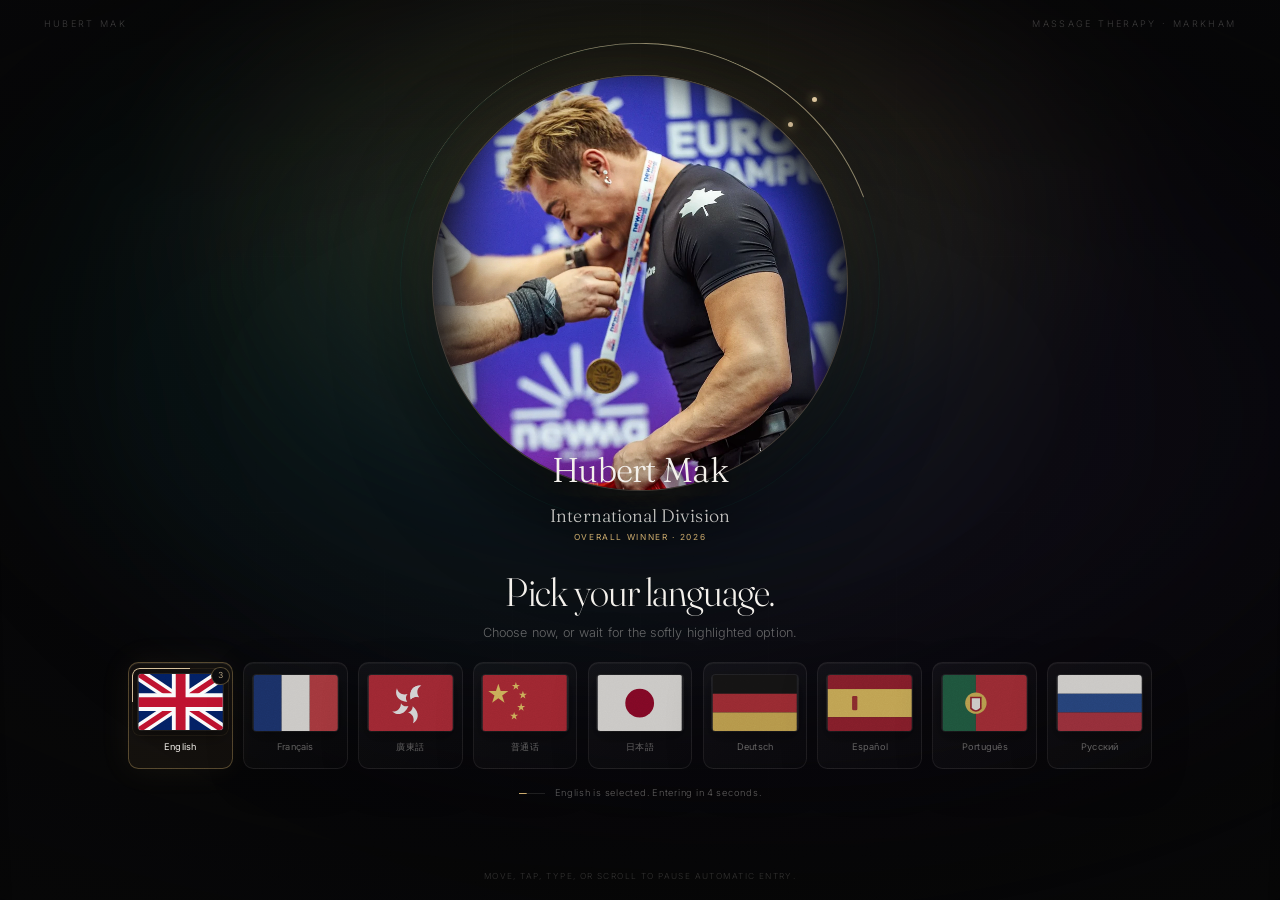
<file: index.html>
<!DOCTYPE html>
<html lang="en" class="gate-root">
<head>
<meta charset="utf-8">
<meta name="viewport" content="width=device-width, initial-scale=1, viewport-fit=cover">
<title>Massage Therapy in Markham | Hubert Mak, Award-Winning RMT</title>
<meta name="description" content="Award-winning massage therapy in Markham with Hubert Mak, Registered Massage Therapist and Osteopathic Manual Practitioner. Book at MakCare Health and Wellness Centre.">
<meta name="robots" content="index, follow, max-image-preview:large, max-snippet:-1, max-video-preview:-1">
<meta name="author" content="Hubert Mak">
<meta name="application-name" content="Hubert Mak">
<meta name="theme-color" content="#060607">
<style id="critical-gate-paint">
html.gate-root,body.gate-body{margin:0;min-height:100%;background:#040405}
body.gate-body.is-gate-booting{overflow:hidden}
body.gate-body.is-gate-booting>.ambient,
body.gate-body.is-gate-booting>.grain,
body.gate-body.is-gate-booting>.language-gate{visibility:hidden!important}
body.gate-body.is-gate-booting>.gate-veil{position:fixed;inset:0;z-index:2147483647;display:block;visibility:visible;background:#040405}
</style>
<link rel="canonical" href="https://hubertmak.com/">
<link rel="alternate" hreflang="en" href="https://hubertmak.com/site.html?lang=en">
<link rel="alternate" hreflang="fr" href="https://hubertmak.com/site.html?lang=fr">
<link rel="alternate" hreflang="yue-Hant-HK" href="https://hubertmak.com/site.html?lang=yue">
<link rel="alternate" hreflang="zh-Hans" href="https://hubertmak.com/site.html?lang=zh">
<link rel="alternate" hreflang="ja" href="https://hubertmak.com/site.html?lang=ja">
<link rel="alternate" hreflang="de" href="https://hubertmak.com/site.html?lang=de">
<link rel="alternate" hreflang="es" href="https://hubertmak.com/site.html?lang=es">
<link rel="alternate" hreflang="pt" href="https://hubertmak.com/site.html?lang=pt">
<link rel="alternate" hreflang="ru" href="https://hubertmak.com/site.html?lang=ru">
<link rel="alternate" hreflang="x-default" href="https://hubertmak.com/">
<link rel="sitemap" type="application/xml" href="https://hubertmak.com/sitemap.xml">
<meta property="og:type" content="profile">
<meta property="og:site_name" content="Hubert Mak">
<meta property="og:locale" content="en_CA">
<meta property="og:title" content="Massage Therapy in Markham | Hubert Mak, Award-Winning RMT">
<meta property="og:description" content="Award-winning massage therapy in Markham with Hubert Mak at MakCare Health and Wellness Centre.">
<meta property="og:url" content="https://hubertmak.com/">
<meta property="og:image" content="https://hubertmak.com/assets/social/hubert-mak-share.png">
<meta property="og:image:secure_url" content="https://hubertmak.com/assets/social/hubert-mak-share.png">
<meta property="og:image:type" content="image/png">
<meta property="og:image:width" content="1200">
<meta property="og:image:height" content="630">
<meta property="og:image:alt" content="Hubert Mak, 2026 International Division Overall Winner in Paris">
<meta property="profile:first_name" content="Hubert">
<meta property="profile:last_name" content="Mak">
<meta name="twitter:card" content="summary_large_image">
<meta name="twitter:title" content="Massage Therapy in Markham | Hubert Mak, Award-Winning RMT">
<meta name="twitter:description" content="Award-winning massage therapy in Markham with Hubert Mak at MakCare Health and Wellness Centre.">
<meta name="twitter:image" content="https://hubertmak.com/assets/social/hubert-mak-share.png">
<meta name="twitter:image:alt" content="Hubert Mak, 2026 International Division Overall Winner in Paris">
<link rel="icon" href="/assets/favicon.svg?v=20260808" type="image/svg+xml">
<link rel="icon" href="/assets/favicon-32.png?v=20260808" type="image/png" sizes="32x32">
<link rel="shortcut icon" href="/favicon.ico?v=20260808">
<link rel="apple-touch-icon" href="/assets/apple-touch-icon.png?v=20260808" sizes="180x180">
<link rel="preconnect" href="https://fonts.googleapis.com">
<link rel="preconnect" href="https://fonts.gstatic.com" crossorigin>
<link href="https://fonts.googleapis.com/css2?family=Fraunces:ital,opsz,wght@0,9..144,200;0,9..144,300;0,9..144,400;1,9..144,300&amp;family=Inter:wght@300;400;500&amp;display=swap" rel="stylesheet">
<link rel="preload" as="image" href="assets/img/moment-medal.webp" fetchpriority="high">
<link rel="stylesheet" href="css/base.css">
<link rel="stylesheet" href="css/portal.css">
<script type="application/ld+json">
{
  "@context": "https://schema.org",
  "@graph": [
    {
      "@type": "WebSite",
      "@id": "https://hubertmak.com/#website",
      "url": "https://hubertmak.com/",
      "name": "Hubert Mak",
      "description": "Award-winning massage therapy in Markham with Hubert Mak, Registered Massage Therapist, Osteopathic Manual Practitioner, and international massage champion.",
      "inLanguage": ["en", "fr", "yue-Hant-HK", "zh-Hans", "ja", "de", "es", "pt", "ru"]
    },
    {
      "@type": "WebPage",
      "@id": "https://hubertmak.com/#webpage",
      "url": "https://hubertmak.com/",
      "name": "Massage Therapy in Markham | Hubert Mak, Award-Winning RMT",
      "description": "Award-winning massage therapy in Markham with Hubert Mak, Registered Massage Therapist and Osteopathic Manual Practitioner. Book at MakCare Health and Wellness Centre.",
      "isPartOf": { "@id": "https://hubertmak.com/#website" },
      "about": [
        { "@id": "https://hubertmak.com/#hubert-mak" },
        { "@id": "https://hubertmak.com/#makcare" }
      ],
      "primaryImageOfPage": { "@id": "https://hubertmak.com/#hubert-image" },
      "dateModified": "2026-08-12",
      "inLanguage": "en"
    },
    {
      "@type": "Person",
      "@id": "https://hubertmak.com/#hubert-mak",
      "name": "Hubert Mak",
      "url": "https://hubertmak.com/",
      "image": { "@id": "https://hubertmak.com/#hubert-image" },
      "description": "Hubert Mak is an award-winning Registered Massage Therapist and Osteopathic Manual Practitioner providing massage therapy in Markham, Ontario.",
      "jobTitle": ["Registered Massage Therapist", "Osteopathic Manual Practitioner"],
      "email": "mailto:hubert@makcare.com",
      "telephone": "+1-905-609-1238",
      "worksFor": { "@id": "https://hubertmak.com/#makcare" },
      "sameAs": [
        "https://www.instagram.com/makcarehealth/",
        "https://www.facebook.com/share/18paxWvBRe/"
      ],
      "knowsAbout": ["Massage therapy", "Osteopathic manual therapy", "Thai massage", "Stretch therapy", "Acupuncture"],
      "address": {
        "@type": "PostalAddress",
        "streetAddress": "10 Fincham Ave, Unit 102",
        "addressLocality": "Markham",
        "addressRegion": "ON",
        "postalCode": "L3P 4C8",
        "addressCountry": "CA"
      },
      "award": [
        "Overall Winner, International Division, Euro Massage Championship 2026, Paris",
        "Sport Massage, Empathy Award, Euro Massage Championship 2026, Paris",
        "Best Massage Photo, Second Place, Euro Massage Championship 2026, Paris",
        "Second Place, Sports Category, Massage Therapy Summit 2026, Laval, Quebec"
      ]
    },
    {
      "@type": "ImageObject",
      "@id": "https://hubertmak.com/#hubert-image",
      "url": "https://hubertmak.com/assets/social/hubert-mak-share.png",
      "contentUrl": "https://hubertmak.com/assets/social/hubert-mak-share.png",
      "width": 1200,
      "height": 630,
      "caption": "Hubert Mak, 2026 International Division Overall Winner in Paris"
    },
    {
      "@type": "HealthAndBeautyBusiness",
      "@id": "https://hubertmak.com/#makcare",
      "name": "MakCare Health and Wellness Centre",
      "url": "https://www.makcare.com/",
      "description": "Award-winning massage therapy and osteopathic manual therapy in Markham, Ontario, led by Registered Massage Therapist Hubert Mak.",
      "image": { "@id": "https://hubertmak.com/#hubert-image" },
      "telephone": "+1-905-609-1238",
      "email": "hubert@makcare.com",
      "founder": { "@id": "https://hubertmak.com/#hubert-mak" },
      "address": {
        "@type": "PostalAddress",
        "streetAddress": "10 Fincham Ave, Unit 102",
        "addressLocality": "Markham",
        "addressRegion": "ON",
        "postalCode": "L3P 4C8",
        "addressCountry": "CA"
      },
      "areaServed": [
        { "@type": "City", "name": "Markham" },
        { "@type": "AdministrativeArea", "name": "Ontario" }
      ],
      "hasOfferCatalog": {
        "@type": "OfferCatalog",
        "name": "Massage and manual therapy services in Markham",
        "itemListElement": [
          {
            "@type": "Offer",
            "url": "https://www.makcare.com/Services.php",
            "itemOffered": {
              "@type": "Service",
              "name": "Massage Therapy in Markham",
              "serviceType": "Registered massage therapy",
              "provider": { "@id": "https://hubertmak.com/#makcare" },
              "areaServed": { "@type": "City", "name": "Markham" }
            }
          },
          {
            "@type": "Offer",
            "url": "https://www.makcare.com/Services.php",
            "itemOffered": {
              "@type": "Service",
              "name": "Osteopathic Manual Therapy in Markham",
              "serviceType": "Osteopathic manual therapy",
              "provider": { "@id": "https://hubertmak.com/#makcare" },
              "areaServed": { "@type": "City", "name": "Markham" }
            }
          },
          {
            "@type": "Offer",
            "url": "https://www.makcare.com/Services.php",
            "itemOffered": {
              "@type": "Service",
              "name": "Thai Massage and Stretch Therapy",
              "serviceType": "Thai massage and stretch therapy",
              "provider": { "@id": "https://hubertmak.com/#makcare" },
              "areaServed": { "@type": "City", "name": "Markham" }
            }
          }
        ]
      },
      "hasMap": "https://maps.app.goo.gl/vbQs9PXkwHKv4kxu8",
      "sameAs": [
        "https://www.instagram.com/makcarehealth/",
        "https://www.facebook.com/share/18paxWvBRe/"
      ]
    }
  ]
}
</script>
<script>
(function () {
  var allowed = /^(en|fr|yue|zh|ja|de|es|pt|ru)$/;
  try {
    var choose = new URLSearchParams(location.search).get('choose') === '1';
    var saved = localStorage.getItem('hm_language') || '';
    if (!choose && allowed.test(saved)) location.replace('site.html?lang=' + saved);
  } catch (e) {}
})();
</script>
</head>
<body class="gate-body is-gate-booting">
<div class="ambient" aria-hidden="true">
  <div class="ambient__wash"></div>
</div>
<div class="grain" aria-hidden="true"></div>

<div class="gate-veil" id="gate-veil" aria-hidden="true">
  <span class="gate-veil__panel gate-veil__panel--left"></span>
  <span class="gate-veil__panel gate-veil__panel--right"></span>
  <span class="gate-veil__seam"></span>
  <span class="gate-veil__spark"></span>
</div>

<main class="language-gate" id="language-gate">
  <div class="gate__topline" aria-hidden="true">
    <span>Hubert Mak</span>
    <span>Massage Therapy · Markham</span>
  </div>

  <section class="gate__composition" aria-labelledby="gate-title">
    <div class="gate__portrait-stage">
      <span class="gate__orbit gate__orbit--one" aria-hidden="true"></span>
      <span class="gate__orbit gate__orbit--two" aria-hidden="true"></span>
      <span class="gate__pulse" aria-hidden="true"></span>
      <figure class="cut cut--gate">
        <span class="cut__aura" aria-hidden="true"></span>
        <span class="cut__floor" aria-hidden="true"></span>
        <span class="gate__portrait-window">
          <img class="cut__img gate__portrait" src="assets/img/moment-medal.webp" width="843" height="1400"
               alt="Hubert Mak receiving his gold medal in Paris" fetchpriority="high" decoding="async">
        </span>
      </figure>
      <div class="gate__identity" aria-hidden="true">
        <p>Hubert Mak</p>
        <strong>International Division</strong>
        <span>Overall Winner · 2026</span>
      </div>
    </div>

    <div class="gate__choice">
      <h1 id="gate-title">Pick your language.</h1>
      <p class="gate__instruction">Choose now, or wait for the softly highlighted option.</p>

      <nav class="language-grid" aria-label="Language selection">
        <a class="language-card" data-language="en" href="site.html?lang=en" hreflang="en" lang="en" aria-label="English">
          <span class="language-card__frame"><svg viewBox="0 0 48 32" aria-hidden="true"><use href="assets/flags.svg#flag-en"></use></svg><span class="language-card__count" aria-hidden="true">4</span></span>
          <span class="language-card__name">English</span>
        </a>
        <a class="language-card" data-language="fr" href="site.html?lang=fr" hreflang="fr" lang="fr" aria-label="Français">
          <span class="language-card__frame"><svg viewBox="0 0 48 32" aria-hidden="true"><use href="assets/flags.svg#flag-fr"></use></svg><span class="language-card__count" aria-hidden="true">4</span></span>
          <span class="language-card__name">Français</span>
        </a>
        <a class="language-card" data-language="yue" href="site.html?lang=yue" hreflang="yue-Hant-HK" lang="yue-Hant-HK" aria-label="廣東話">
          <span class="language-card__frame"><svg viewBox="0 0 48 32" aria-hidden="true"><use href="assets/flags.svg#flag-yue"></use></svg><span class="language-card__count" aria-hidden="true">4</span></span>
          <span class="language-card__name">廣東話</span>
        </a>
        <a class="language-card" data-language="zh" href="site.html?lang=zh" hreflang="zh-Hans" lang="zh-Hans" aria-label="普通话">
          <span class="language-card__frame"><svg viewBox="0 0 48 32" aria-hidden="true"><use href="assets/flags.svg#flag-zh"></use></svg><span class="language-card__count" aria-hidden="true">4</span></span>
          <span class="language-card__name">普通话</span>
        </a>
        <a class="language-card" data-language="ja" href="site.html?lang=ja" hreflang="ja" lang="ja" aria-label="日本語">
          <span class="language-card__frame"><svg viewBox="0 0 48 32" aria-hidden="true"><use href="assets/flags.svg#flag-ja"></use></svg><span class="language-card__count" aria-hidden="true">4</span></span>
          <span class="language-card__name">日本語</span>
        </a>
        <a class="language-card" data-language="de" href="site.html?lang=de" hreflang="de" lang="de" aria-label="Deutsch">
          <span class="language-card__frame"><svg viewBox="0 0 48 32" aria-hidden="true"><use href="assets/flags.svg#flag-de"></use></svg><span class="language-card__count" aria-hidden="true">4</span></span>
          <span class="language-card__name">Deutsch</span>
        </a>
        <a class="language-card" data-language="es" href="site.html?lang=es" hreflang="es" lang="es" aria-label="Español">
          <span class="language-card__frame"><svg viewBox="0 0 48 32" aria-hidden="true"><use href="assets/flags.svg#flag-es"></use></svg><span class="language-card__count" aria-hidden="true">4</span></span>
          <span class="language-card__name">Español</span>
        </a>
        <a class="language-card" data-language="pt" href="site.html?lang=pt" hreflang="pt" lang="pt" aria-label="Português">
          <span class="language-card__frame"><svg viewBox="0 0 48 32" aria-hidden="true"><use href="assets/flags.svg#flag-pt"></use></svg><span class="language-card__count" aria-hidden="true">4</span></span>
          <span class="language-card__name">Português</span>
        </a>
        <a class="language-card" data-language="ru" href="site.html?lang=ru" hreflang="ru" lang="ru" aria-label="Русский">
          <span class="language-card__frame"><svg viewBox="0 0 48 32" aria-hidden="true"><use href="assets/flags.svg#flag-ru"></use></svg><span class="language-card__count" aria-hidden="true">4</span></span>
          <span class="language-card__name">Русский</span>
        </a>
      </nav>

      <div class="gate__status" id="gate-status" aria-live="polite">
        <span class="gate__status-mark" aria-hidden="true"></span>
        <span id="gate-status-text">English is selected. Entering in 4 seconds.</span>
      </div>
    </div>
  </section>

  <p class="gate__footnote">Move, tap, type, or scroll to pause automatic entry.</p>
</main>

<noscript><style>.gate-veil{display:none}.is-gate-booting .language-gate{opacity:1}</style></noscript>
<script src="js/curtain.js?v=20261020b" defer></script>
<script src="js/gate.js" defer></script>
</body>
</html>
</file>
<file: css/base.css>
/* ==========================================================================
   base.css  |  tokens, reset, typography, page furniture
   ========================================================================== */

:root {
  /* Surface. Never flat black, always a little warmth underneath. */
  --ink-900: #060607;
  --ink-800: #0a0a0c;
  --ink-700: #0f0f12;
  --ink-600: #16161a;

  /* Ambient hues, only ever seen at low opacity */
  --hue-emerald: #0b3a30;
  --hue-gold:    #443417;
  --hue-violet:  #20182e;

  /* Ink on paper */
  --paper:       #f4f1ec;
  --paper-80:    rgba(244, 241, 236, 0.80);
  --paper-58:    rgba(244, 241, 236, 0.58);
  --paper-38:    rgba(244, 241, 236, 0.38);
  --paper-22:    rgba(244, 241, 236, 0.22);

  /* Accent, rationed */
  --gold:        #c9a86a;
  --gold-lift:   #e2caa0;
  --gold-40:     rgba(201, 168, 106, 0.40);
  --gold-18:     rgba(201, 168, 106, 0.18);
  --gold-08:     rgba(201, 168, 106, 0.08);

  /* Hairlines and glass */
  --line:        rgba(244, 241, 236, 0.10);
  --line-soft:   rgba(244, 241, 236, 0.055);
  --glass:       rgba(244, 241, 236, 0.022);
  --blur:        blur(18px);

  /* Type */
  --serif: "Fraunces", Canela, Georgia, "Times New Roman", serif;
  --sans:  "Inter", -apple-system, BlinkMacSystemFont, "Segoe UI", Helvetica, Arial, sans-serif;

  --fs-hero:    clamp(3.4rem, 12.5vw, 11rem);
  --fs-display: clamp(2.3rem, 5.6vw, 5rem);
  --fs-title:   clamp(1.7rem, 3.2vw, 2.6rem);
  --fs-lead:    clamp(1.16rem, 1.7vw, 1.5rem);
  --fs-body:    clamp(1rem, 0.97rem + 0.16vw, 1.06rem);
  --fs-small:   0.82rem;
  --fs-micro:   0.66rem;

  --track-micro: 0.26em;
  --track-nav:   0.17em;

  /* Motion, unhurried throughout */
  --ease-out:  cubic-bezier(0.16, 1, 0.3, 1);
  --ease-soft: cubic-bezier(0.33, 0, 0.15, 1);
  --ease-io:   cubic-bezier(0.65, 0, 0.35, 1);
  --t-1: 620ms;
  --t-2: 900ms;
  --t-3: 1200ms;

  /* Rhythm */
  --gutter: clamp(1.35rem, 5vw, 6.5rem);
  --rail-w: 0px;
  --shelf:  clamp(6rem, 15vh, 13rem);
  --measure: 60ch;
}

/* The rail needs its own column plus real clearance before content starts */
@media (min-width: 90rem) { :root { --rail-w: 15rem; } }

*, *::before, *::after { box-sizing: border-box; }

html {
  scroll-behavior: smooth;
  -webkit-text-size-adjust: 100%;
}

body {
  margin: 0;
  background: var(--ink-900);
  color: var(--paper);
  font-family: var(--sans);
  font-weight: 300;
  font-size: var(--fs-body);
  line-height: 1.78;
  letter-spacing: 0.004em;
  -webkit-font-smoothing: antialiased;
  text-rendering: optimizeLegibility;
  overflow-x: hidden;
}

body.is-booting,
body.no-scroll { overflow: hidden; height: 100svh; }

img, video, canvas { display: block; max-width: 100%; }
img { height: auto; }

h1, h2, h3 {
  margin: 0;
  font-family: var(--serif);
  font-weight: 300;
  font-variation-settings: "opsz" 100;
  line-height: 1.02;
  letter-spacing: -0.021em;
  text-wrap: balance;
}

p { margin: 0; }
a { color: inherit; text-decoration: none; }
button { font: inherit; color: inherit; background: none; border: 0; padding: 0; }
ol, ul { margin: 0; padding: 0; list-style: none; }

:focus-visible {
  outline: 1px solid var(--gold);
  outline-offset: 5px;
}

::selection { background: var(--gold-40); color: var(--paper); }

.skip-link {
  position: fixed;
  top: 0; left: 50%;
  transform: translate(-50%, -130%);
  z-index: 220;
  padding: 0.8rem 1.6rem;
  background: var(--ink-700);
  border: 1px solid var(--line);
  font-size: var(--fs-micro);
  letter-spacing: var(--track-micro);
  text-transform: uppercase;
}
.skip-link:focus { transform: translate(-50%, 0); }

/* --------------------------------------------------------------------------
   Ambient field
   -------------------------------------------------------------------------- */

.ambient {
  position: fixed;
  inset: 0;
  z-index: -2;
  pointer-events: none;
  background: var(--ink-900);
}

.ambient__wash {
  position: absolute;
  inset: -25%;
  background:
    radial-gradient(44% 36% at 20% 24%, color-mix(in oklab, var(--hue-emerald) 72%, transparent) 0%, transparent 66%),
    radial-gradient(38% 32% at 80% 32%, color-mix(in oklab, var(--hue-gold) 60%, transparent) 0%, transparent 64%),
    radial-gradient(50% 42% at 52% 86%, color-mix(in oklab, var(--hue-violet) 74%, transparent) 0%, transparent 68%);
  filter: blur(44px) saturate(115%);
  opacity: 0.60;
  animation: ambient-travel 26s var(--ease-soft) infinite alternate;
  transition: opacity 2200ms ease;
  will-change: transform, opacity;
}

@keyframes ambient-travel {
  0% { transform: translate3d(-3%, -2%, 0) scale(1.02) rotate(-1deg); opacity: 0.52; }
  31% { transform: translate3d(4%, -5%, 0) scale(1.08) rotate(1.2deg); opacity: 0.66; }
  67% { transform: translate3d(-2%, 5%, 0) scale(1.04) rotate(-0.4deg); opacity: 0.57; }
  100% { transform: translate3d(5%, 2%, 0) scale(1.1) rotate(1.5deg); opacity: 0.68; }
}

.ambient__gl {
  position: absolute;
  inset: 0;
  width: 100%;
  height: 100%;
  opacity: 0;
  transition: opacity 2200ms ease;
}

.ambient.gl-live .ambient__wash { opacity: 0.18; }
.ambient.gl-live .ambient__gl { opacity: 0.92; }

.ambient::after {
  content: "";
  position: absolute;
  inset: 0;
  background: radial-gradient(125% 92% at 50% 44%, transparent 26%, rgba(6, 6, 7, 0.80) 100%);
}

/* --------------------------------------------------------------------------
   Film grain
   -------------------------------------------------------------------------- */

.grain {
  position: fixed;
  inset: -70px;
  z-index: 95;
  pointer-events: none;
  opacity: 0.26;
  mix-blend-mode: overlay;
  background-image: url("data:image/svg+xml,%3Csvg xmlns='http://www.w3.org/2000/svg' width='240' height='240'%3E%3Cfilter id='n'%3E%3CfeTurbulence type='fractalNoise' baseFrequency='0.86' numOctaves='3' stitchTiles='stitch'/%3E%3CfeColorMatrix type='saturate' values='0'/%3E%3C/filter%3E%3Crect width='240' height='240' filter='url(%23n)' opacity='0.5'/%3E%3C/svg%3E");
  animation: grain-shift 760ms steps(1) infinite;
}

/* --------------------------------------------------------------------------
   Overture: loader then curtain
   -------------------------------------------------------------------------- */

.loader {
  position: fixed;
  inset: 0;
  z-index: 140;
  display: grid;
  place-items: center;
  background: #040405;
  transition: opacity var(--t-2) var(--ease-soft);
}
.loader.is-gone { opacity: 0; pointer-events: none; }

.loader__inner { display: grid; justify-items: center; gap: 1.6rem; }

.loader__mark {
  font-family: var(--serif);
  font-size: 0.94rem;
  letter-spacing: 0.42em;
  text-transform: uppercase;
  color: var(--paper-38);
  padding-left: 0.42em;
}

.loader__track {
  position: relative;
  width: clamp(9rem, 22vw, 15rem);
  height: 1px;
  background: var(--line);
  overflow: hidden;
}
.loader__fill {
  position: absolute;
  inset: 0 auto 0 0;
  width: 0%;
  background: var(--gold);
  transition: width 260ms linear;
}

.loader__count {
  font-size: var(--fs-micro);
  letter-spacing: 0.3em;
  color: var(--paper-22);
  font-variant-numeric: tabular-nums;
}

.curtain {
  position: fixed;
  inset: 0;
  z-index: 135;
  pointer-events: none;
}
.curtain__panel {
  position: absolute;
  top: -1px; bottom: -1px;
  width: 50.4%;
  background: #040405;
  will-change: transform;
  transition: transform 2000ms var(--ease-out);
}
.curtain__panel--l { left: 0;  box-shadow: 30px 0 80px rgba(0,0,0,0.95); }
.curtain__panel--r { right: 0; box-shadow: -30px 0 80px rgba(0,0,0,0.95); }

.curtain__seam {
  position: absolute;
  top: 0; bottom: 0; left: 50%;
  width: 1px;
  transform: translateX(-50%);
  background: linear-gradient(to bottom, transparent, var(--gold-40) 45%, transparent);
  opacity: 0;
  transition: opacity 500ms ease;
}
.curtain.is-parting .curtain__seam { opacity: 1; }
.curtain.is-open .curtain__panel--l { transform: translate3d(-101%, 0, 0); }
.curtain.is-open .curtain__panel--r { transform: translate3d(101%, 0, 0); }
.curtain.is-open .curtain__seam { opacity: 0; }
.curtain.is-done { display: none; }

/* Physical drapery (js/curtain.js). The CSS panels stay as the fallback and
   only hide once the drape has drawn its first frame. */
.curtain-drape {
  position: absolute;
  inset: 0;
  width: 100%;
  height: 100%;
  pointer-events: none;
  opacity: 0;
  transition: opacity 240ms ease;
}
.is-drape-ready > .curtain-drape { opacity: 1; }
.is-drape-ready > .curtain__panel,
.is-drape-ready > .gate-veil__panel { visibility: hidden; transition: visibility 0s 240ms; }
/* The drape leaves on its own schedule, once the cloth has settled */
.curtain.has-drape.is-done:not(.is-drape-finished),
.gate-veil.has-drape.is-open:not(.is-drape-finished) { display: block; }
.has-drape.is-drape-finished { display: none !important; }
/* When the cloth sweeps closed, the seam only exists once the edges meet */
.gate-veil.has-drape.is-closing .gate-veil__seam { opacity: 0; animation: drape-seam-in 500ms ease 620ms forwards; }
@keyframes drape-seam-in { to { opacity: 0.75; } }

/* --------------------------------------------------------------------------
   Cursor, fine pointers only
   -------------------------------------------------------------------------- */

.cursor { display: none; }

@media (hover: hover) and (pointer: fine) {
  .cursor {
    display: block;
    position: fixed;
    top: 0; left: 0;
    z-index: 160;
    pointer-events: none;
    opacity: 0;
    transition: opacity 500ms ease;
  }
  .cursor.is-awake { opacity: 1; }

  .cursor__dot,
  .cursor__ring,
  .cursor__label {
    position: absolute;
    transform: translate(-50%, -50%);
  }
  .cursor__dot {
    width: 5px; height: 5px;
    border-radius: 50%;
    background: var(--gold-lift);
  }
  .cursor__ring {
    width: 34px; height: 34px;
    border-radius: 50%;
    border: 1px solid var(--gold-40);
    background: radial-gradient(circle, rgba(201,168,106,0.10) 0%, transparent 62%);
    transition: width var(--t-1) var(--ease-out), height var(--t-1) var(--ease-out),
                border-color var(--t-1) ease, background-color var(--t-1) ease;
  }
  .cursor__label {
    display: grid;
    place-items: center;
    width: 92px; height: 92px;
    font-size: var(--fs-micro);
    letter-spacing: 0.18em;
    text-transform: uppercase;
    color: var(--ink-900);
    opacity: 0;
    transition: opacity 400ms ease;
    font-variant-numeric: tabular-nums;
  }

  .cursor.is-hot .cursor__ring { width: 62px; height: 62px; border-color: var(--gold-18); }
  .cursor.is-labelled .cursor__ring {
    width: 92px; height: 92px;
    background: var(--gold);
    border-color: transparent;
  }
  .cursor.is-labelled .cursor__dot { opacity: 0; }
  .cursor.is-labelled .cursor__label { opacity: 1; }

  body:has(.cursor.is-awake) { cursor: none; }
  body:has(.cursor.is-awake) a,
  body:has(.cursor.is-awake) button,
  body:has(.cursor.is-awake) input,
  body:has(.cursor.is-awake) textarea,
  body:has(.cursor.is-awake) label { cursor: none; }
}

/* --------------------------------------------------------------------------
   Chapter rail
   -------------------------------------------------------------------------- */

.rail { display: none; }

@media (min-width: 90rem) {
  .rail {
    display: block;
    position: fixed;
    top: 50%;
    left: clamp(2rem, 3.4vw, 3.6rem);
    transform: translateY(-50%);
    z-index: 90;
    opacity: 0;
    transition: opacity var(--t-3) ease;
  }
  .rail.is-visible { opacity: 1; }
  /* The filmstrip travels across the full width, so the rail steps aside */
  .rail.is-visible.is-dim { opacity: 0; }

  .rail__line {
    position: absolute;
    left: 0; top: 0.5rem; bottom: 0.5rem;
    width: 1px;
    background: var(--line-soft);
  }
  .rail__progress {
    position: absolute;
    inset: 0 0 auto 0;
    height: 0%;
    background: var(--gold);
    transform-origin: top;
  }

  .rail__list { display: grid; gap: 1.05rem; padding-left: 1.35rem; }
  .rail__list a {
    display: flex;
    align-items: baseline;
    gap: 0.7rem;
    font-size: var(--fs-micro);
    letter-spacing: var(--track-micro);
    text-transform: uppercase;
    color: var(--paper-22);
    transition: color var(--t-1) ease;
  }
  .rail__list i {
    font-style: normal;
    font-variant-numeric: tabular-nums;
    opacity: 0.6;
  }
  .rail__list span {
    display: inline-block;
    transition: transform var(--t-1) var(--ease-out);
  }
  .rail__list a:hover { color: var(--paper-58); }
  .rail__list a:hover span { transform: translateX(3px); }
  .rail__list a.is-current { color: var(--gold); }
}

/* --------------------------------------------------------------------------
   Navigation
   -------------------------------------------------------------------------- */

.nav {
  position: fixed;
  top: 0; left: 0; right: 0;
  z-index: 100;
  display: flex;
  align-items: center;
  justify-content: space-between;
  gap: 2rem;
  padding: clamp(1.05rem, 2.2vw, 1.7rem) var(--gutter);
  opacity: 0;
  transform: translateY(-10px);
  transition: opacity var(--t-3) ease, transform var(--t-3) var(--ease-out),
              background-color var(--t-1) ease, border-color var(--t-1) ease;
  border-bottom: 1px solid transparent;
}
.nav.is-visible { opacity: 1; transform: none; }
.nav.is-stuck {
  background: rgba(6, 6, 7, 0.62);
  backdrop-filter: var(--blur);
  -webkit-backdrop-filter: var(--blur);
  border-bottom-color: var(--line-soft);
}

.nav__mark { display: block; }
.nav__initials {
  display: block;
  font-family: var(--serif);
  font-size: 1rem;
  letter-spacing: 0.26em;
  color: var(--paper-58);
  padding-left: 0.26em;
  transition: color var(--t-1) ease;
}
.nav__mark:hover .nav__initials { color: var(--gold); }

.nav__links {
  display: flex;
  gap: clamp(1.1rem, 2.8vw, 2.6rem);
  font-size: var(--fs-micro);
  letter-spacing: var(--track-nav);
  text-transform: uppercase;
}
.nav__links a {
  position: relative;
  display: block;
  overflow: hidden;
  color: var(--paper-38);
  transition: color var(--t-1) ease;
}
.nav__links a span {
  display: block;
  transition: transform var(--t-2) var(--ease-out);
}
.nav__links a::before {
  content: attr(href);
  content: "";
  position: absolute;
  left: 0; right: 0; bottom: -2px;
  height: 1px;
  background: var(--gold);
  transform: scaleX(0);
  transform-origin: left;
  transition: transform var(--t-2) var(--ease-out);
}
.nav__links a:hover { color: var(--paper); }
.nav__links a:hover span { transform: translateY(-1px); }
.nav__links a:hover::before { transform: scaleX(1); }
.nav__links a:active span { transform: translateY(0) scale(0.97); }

@media (max-width: 30rem) {
  .nav { padding-inline: 0.95rem; gap: 0.5rem; }
  .nav__initials { font-size: 0.84rem; letter-spacing: 0.16em; }
  .nav__links { gap: 0.62rem; font-size: 0.53rem; letter-spacing: 0.06em; }
}

/* --------------------------------------------------------------------------
   Cutout subjects
   A transparent subject standing in a breathing pool of light.

   Nothing here puts a mask and a filter on the same element. WebKit applies
   the filter to the element box rather than the alpha silhouette in that
   combination, which paints a hard rectangle around the cutout.
   -------------------------------------------------------------------------- */

.cut {
  position: relative;
  display: block;
  margin: 0;
}

.cut__img {
  position: relative;
  z-index: 2;
  width: 100%;
  height: auto;
  filter: drop-shadow(0 30px 56px rgba(0, 0, 0, 0.6)) contrast(1.04) saturate(0.99);
}

/* Breathing aura. Three pools of colour, blurred, drifting on a slow cycle. */
.cut__aura {
  position: absolute;
  left: 50%; top: 48%;
  width: 122%; height: 122%;
  transform: translate(-50%, -50%);
  z-index: 0;
  pointer-events: none;
  background:
    radial-gradient(34% 30% at 43% 40%, rgba(201, 168, 106, 0.40) 0%, transparent 72%),
    radial-gradient(38% 34% at 61% 58%, rgba(18, 108, 88, 0.36) 0%, transparent 74%),
    radial-gradient(56% 50% at 50% 52%, rgba(64, 46, 98, 0.28) 0%, transparent 78%);
  filter: blur(40px) saturate(125%);
  animation: aura 14s var(--ease-soft) infinite;
  will-change: transform, opacity;
}

/* Contact light where the subject meets the floor */
.cut__floor {
  position: absolute;
  left: 50%; bottom: 1%;
  width: 74%; height: 16%;
  transform: translateX(-50%);
  z-index: 1;
  pointer-events: none;
  background: radial-gradient(50% 50% at 50% 50%, rgba(201, 168, 106, 0.26) 0%, transparent 70%);
  filter: blur(20px);
  animation: aura-floor 14s var(--ease-soft) infinite;
}

/* A soft radial scrim rising from the base, so type can sit inside the fade.
   Radial means it has no edge anywhere. */
.cut__dissolve {
  position: absolute;
  left: 0; right: 0; bottom: 0;
  height: 48%;
  z-index: 3;
  pointer-events: none;
  background: radial-gradient(74% 100% at 50% 104%,
    rgba(6, 6, 7, 0.94) 0%,
    rgba(6, 6, 7, 0.66) 40%,
    rgba(6, 6, 7, 0.24) 66%,
    transparent 84%);
}

/* --------------------------------------------------------------------------
   Shared parts
   -------------------------------------------------------------------------- */

.chapter {
  display: flex;
  align-items: center;
  gap: 0.85rem;
  font-size: var(--fs-micro);
  letter-spacing: var(--track-micro);
  text-transform: uppercase;
  color: var(--gold);
}
.chapter i {
  font-style: normal;
  font-variant-numeric: tabular-nums;
  color: var(--paper-22);
}
.chapter i::after {
  content: "";
  display: inline-block;
  width: clamp(1.4rem, 3vw, 2.6rem);
  height: 1px;
  margin-left: 0.85rem;
  vertical-align: 0.28em;
  background: var(--line);
}

.btn {
  position: relative;
  display: inline-block;
  padding-block: 0.7rem;
  font-size: var(--fs-micro);
  letter-spacing: var(--track-micro);
  text-transform: uppercase;
  color: var(--paper);
  transition: color var(--t-1) ease;
}
.btn__rule {
  position: absolute;
  left: 0; right: 0; bottom: 0.35rem;
  height: 1px;
  background: var(--line);
  overflow: hidden;
}
.btn__rule::after {
  content: "";
  position: absolute;
  inset: 0;
  background: var(--gold);
  transform: translateX(-101%);
  transition: transform var(--t-3) var(--ease-out);
}
.btn:hover { color: var(--gold-lift); }
.btn:hover .btn__rule::after { transform: none; }
.btn:active .btn__label { display: inline-block; transform: scale(0.97); }

/* --------------------------------------------------------------------------
   Footer
   -------------------------------------------------------------------------- */

.footer {
  padding: clamp(4rem, 9vh, 7rem) var(--gutter) clamp(2.2rem, 5vh, 3.4rem);
  padding-left: max(var(--gutter), var(--rail-w));
  border-top: 1px solid var(--line-soft);
  display: flex;
  flex-wrap: wrap;
  align-items: baseline;
  justify-content: space-between;
  gap: 1rem;
}
.footer__name {
  font-family: var(--serif);
  font-size: 1.1rem;
  letter-spacing: 0.04em;
  color: var(--paper-58);
}
.footer__meta {
  display: flex;
  gap: clamp(1rem, 3vw, 2.4rem);
  font-size: var(--fs-micro);
  letter-spacing: 0.2em;
  text-transform: uppercase;
  color: var(--paper-22);
  font-variant-numeric: tabular-nums;
}
</file>
<file: css/portal.css>
/* ==========================================================================
   Language portal
   ========================================================================== */

@view-transition { navigation: auto; }

/* The portrait is deliberately not given a view-transition-name. A named
   element is captured without its ancestors' clipping or opacity and drawn in
   the top layer, so the cutout escaped its circle and flew over the closed
   curtain for the length of the morph. The page crossfade is dark to dark
   here anyway: the portal's veil closes, then the site's curtain opens. */

.gate-root,
.gate-body { min-height: 100%; }

.gate-body {
  overflow: hidden;
  background: #050506;
}

.gate-body .ambient { z-index: 0; }
.gate-body .ambient__wash {
  inset: -34%;
  opacity: 0.92;
  background:
    radial-gradient(34% 28% at 50% 32%, rgba(201, 168, 106, 0.21), transparent 72%),
    radial-gradient(38% 36% at 43% 42%, rgba(18, 108, 88, 0.20), transparent 74%),
    radial-gradient(48% 40% at 56% 49%, rgba(64, 46, 98, 0.19), transparent 78%);
  filter: blur(56px) saturate(128%);
  animation-duration: 24s;
}

.gate-body::before {
  content: "";
  position: fixed;
  inset: 0;
  z-index: 1;
  pointer-events: none;
  background:
    linear-gradient(rgba(244,241,236,0.018) 1px, transparent 1px),
    linear-gradient(90deg, rgba(244,241,236,0.018) 1px, transparent 1px);
  background-size: clamp(5rem, 10vw, 9rem) clamp(5rem, 10vw, 9rem);
  -webkit-mask-image: radial-gradient(circle at 50% 42%, #000 0%, transparent 76%);
          mask-image: radial-gradient(circle at 50% 42%, #000 0%, transparent 76%);
  opacity: 0.55;
}

.language-gate {
  position: relative;
  z-index: 5;
  min-height: 100svh;
  display: grid;
  grid-template-rows: auto minmax(0, 1fr) auto;
  padding: max(1rem, env(safe-area-inset-top)) clamp(1rem, 3.4vw, 3.6rem) max(1rem, env(safe-area-inset-bottom));
  opacity: 1;
  transition: opacity 900ms ease, transform 1200ms var(--ease-out), filter 900ms ease;
}

.is-gate-booting .language-gate {
  opacity: 0;
  transform: scale(0.985);
  filter: blur(5px);
}

.gate-body.is-entering .language-gate {
  opacity: 0;
  transform: scale(1.018);
  filter: blur(8px);
}

.gate__topline {
  display: flex;
  justify-content: space-between;
  gap: 1rem;
  font-size: 0.57rem;
  letter-spacing: 0.26em;
  text-transform: uppercase;
  color: var(--paper-22);
}

.gate__composition {
  align-self: center;
  display: grid;
  justify-items: center;
  min-height: 0;
  text-align: center;
  padding-block: clamp(0.1rem, 1.4vh, 1rem);
}

.gate__portrait-stage {
  position: relative;
  width: min(92vw, 38rem);
  height: clamp(22rem, 51svh, 34rem);
  display: grid;
  place-items: end center;
  isolation: isolate;
}

.cut--gate {
  position: absolute;
  left: 50%;
  top: 41%;
  width: min(72vw, 26rem);
  height: auto;
  aspect-ratio: 1;
  transform: translate(-50%, -50%);
}

.gate__portrait-window {
  position: absolute;
  inset: 0;
  z-index: 2;
  display: block;
  width: 100%;
  height: 100%;
  overflow: hidden;
  border: 1px solid rgba(226,202,160,0.24);
  border-radius: 50%;
  background: #121218;
  box-shadow:
    inset 0 0 42px rgba(6,6,7,0.28),
    0 34px 90px rgba(0,0,0,0.62),
    0 0 58px rgba(201,168,106,0.07);
}

.gate__portrait-window::after {
  content: "";
  position: absolute;
  inset: 0;
  border-radius: inherit;
  pointer-events: none;
  background:
    linear-gradient(180deg, transparent 72%, rgba(6,6,7,0.18)),
    radial-gradient(circle at 50% 48%, transparent 64%, rgba(6,6,7,0.22) 100%);
}

.cut--gate .cut__img {
  position: absolute;
  left: 50%;
  top: -12.5%;
  width: 105.5%;
  height: auto;
  max-width: none;
  max-height: none;
  min-width: 0;
  min-height: 0;
  transform: translateX(-50%);
  filter:
    contrast(1.04) saturate(0.96);
}

.cut--gate .cut__aura {
  width: 128%;
  height: 128%;
  top: 50%;
  filter: blur(52px) saturate(138%);
  opacity: 0.94;
}

.cut--gate .cut__floor { bottom: -7%; width: 76%; }

.gate__orbit {
  position: absolute;
  left: 50%;
  top: 41%;
  z-index: -1;
  width: min(72vw, 26rem);
  aspect-ratio: 1;
  border-radius: 50%;
  border: 1px solid rgba(201,168,106,0.13);
  pointer-events: none;
  transform: translate(-50%, -50%);
}

.gate__orbit::before,
.gate__orbit::after {
  content: "";
  position: absolute;
  border-radius: 50%;
}

.gate__orbit::before {
  inset: -1px;
  border-top: 1px solid rgba(226,202,160,0.62);
  border-right: 1px solid transparent;
  transform: rotate(24deg);
}

.gate__orbit::after {
  width: 5px;
  height: 5px;
  top: 11%;
  right: 13%;
  background: var(--gold-lift);
  box-shadow: 0 0 10px var(--gold), 0 0 28px rgba(201,168,106,0.72);
}

.gate__orbit--one { animation: gate-orbit 19s linear infinite; }
.gate__orbit--two {
  width: min(82vw, 30rem);
  border-color: rgba(18,108,88,0.14);
  animation: gate-orbit-reverse 27s linear infinite;
}

.gate__pulse {
  position: absolute;
  left: 50%;
  top: 41%;
  z-index: -2;
  width: min(70vw, 25rem);
  aspect-ratio: 1;
  transform: translate(-50%, -50%);
  border-radius: 50%;
  background: radial-gradient(circle, rgba(226,202,160,0.11), rgba(18,108,88,0.07) 38%, transparent 70%);
  filter: blur(10px);
  animation: gate-pulse 7s var(--ease-soft) infinite;
}

.gate__identity {
  position: absolute;
  left: 50%;
  bottom: clamp(0.2rem, 1vh, 0.65rem);
  z-index: 5;
  width: max-content;
  max-width: 88vw;
  transform: translateX(-50%);
  text-shadow: 0 3px 22px #050506;
}

.gate__identity p {
  font-family: var(--serif);
  font-size: clamp(1.45rem, 3.2vw, 2.15rem);
  letter-spacing: -0.02em;
}

.gate__identity strong {
  display: block;
  margin-top: 0.38rem;
  font-family: var(--serif);
  font-size: clamp(0.88rem, 1.45vw, 1.12rem);
  font-weight: 300;
  line-height: 1.1;
  color: var(--paper-80);
}

.gate__identity span {
  display: block;
  margin-top: 0.3rem;
  font-size: 0.52rem;
  font-weight: 400;
  letter-spacing: 0.2em;
  text-transform: uppercase;
  color: var(--gold);
}

.gate__choice {
  position: relative;
  z-index: 6;
  width: min(100%, 64rem);
  margin-top: clamp(0.85rem, 2vh, 1.35rem);
}

.gate__choice h1 {
  font-size: clamp(1.55rem, 3.1vw, 2.5rem);
  letter-spacing: -0.018em;
}

.gate__instruction {
  margin-top: 0.56rem;
  font-size: clamp(0.69rem, 1vw, 0.79rem);
  color: var(--paper-38);
}

.language-grid {
  display: grid;
  grid-template-columns: repeat(9, minmax(0, 1fr));
  gap: clamp(0.35rem, 0.8vw, 0.72rem);
  margin-top: clamp(0.9rem, 2vh, 1.35rem);
}

.language-card {
  --countdown: 0;
  position: relative;
  min-width: 0;
  display: grid;
  justify-items: center;
  gap: 0.42rem;
  padding: clamp(0.45rem, 0.9vw, 0.7rem) clamp(0.3rem, 0.6vw, 0.55rem) clamp(0.55rem, 1vw, 0.78rem);
  border: 1px solid rgba(244,241,236,0.075);
  border-radius: 0.65rem;
  background: linear-gradient(145deg, rgba(244,241,236,0.034), rgba(244,241,236,0.012));
  box-shadow: inset 0 1px 0 rgba(255,255,255,0.035), 0 12px 40px rgba(0,0,0,0.13);
  color: var(--paper-38);
  transition:
    transform 650ms var(--ease-out),
    color 500ms ease,
    border-color 500ms ease,
    background-color 500ms ease,
    box-shadow 650ms var(--ease-out);
  touch-action: manipulation;
}

.language-card__frame {
  position: relative;
  display: grid;
  place-items: center;
  width: 100%;
  aspect-ratio: 3 / 2;
  border-radius: 0.28rem;
  padding: 1px;
  background: rgba(244,241,236,0.10);
  overflow: visible;
  filter: saturate(0.78) brightness(0.82);
  transition: filter 500ms ease, transform 650ms var(--ease-out);
}

.language-card__frame svg {
  width: 100%;
  height: 100%;
  border-radius: 0.22rem;
  overflow: hidden;
  box-shadow: 0 6px 16px rgba(0,0,0,0.38);
}

.language-card__frame::before {
  content: "";
  position: absolute;
  inset: -5px;
  z-index: -1;
  border-radius: 0.48rem;
  padding: 1px;
  opacity: 0;
  background: conic-gradient(from -90deg, var(--gold-lift) calc(var(--countdown) * 1turn), rgba(201,168,106,0.10) 0);
  -webkit-mask: linear-gradient(#000 0 0) content-box, linear-gradient(#000 0 0);
  -webkit-mask-composite: xor;
          mask-composite: exclude;
  transition: opacity 500ms ease;
}

.language-card__count {
  position: absolute;
  right: -0.36rem;
  top: -0.42rem;
  display: grid;
  place-items: center;
  width: 1.15rem;
  height: 1.15rem;
  border-radius: 50%;
  background: #0b0b0d;
  border: 1px solid var(--gold-40);
  color: var(--gold-lift);
  font-size: 0.52rem;
  font-variant-numeric: tabular-nums;
  opacity: 0;
  transform: scale(0.7);
  transition: opacity 500ms ease, transform 650ms var(--ease-out);
}

.language-card__name {
  overflow: hidden;
  max-width: 100%;
  font-size: clamp(0.5rem, 0.72vw, 0.64rem);
  font-weight: 400;
  letter-spacing: 0.025em;
  white-space: nowrap;
  text-overflow: ellipsis;
}

.language-card.is-selected {
  color: var(--paper);
  border-color: rgba(201,168,106,0.36);
  background: rgba(201,168,106,0.065);
  box-shadow: inset 0 1px 0 rgba(255,255,255,0.06), 0 0 32px rgba(201,168,106,0.075);
}

.language-card.is-selected .language-card__frame {
  filter: saturate(0.95) brightness(0.98);
  transform: translateY(-1px);
}

.language-card.is-selected .language-card__frame::before,
.language-card.is-selected .language-card__count { opacity: 1; }
.language-card.is-selected .language-card__count { transform: scale(1); }

.language-gate.is-paused .language-card__count { opacity: 0; }
.language-gate.is-paused .language-card__frame::before {
  opacity: 0.44;
  background: rgba(201,168,106,0.34);
}

@media (hover: hover) and (pointer: fine) {
  .language-card:hover {
    z-index: 2;
    transform: translateY(-5px) scale(1.025);
    color: var(--paper);
    border-color: rgba(201,168,106,0.32);
    background: rgba(201,168,106,0.075);
    box-shadow: inset 0 1px 0 rgba(255,255,255,0.07), 0 18px 42px rgba(0,0,0,0.32), 0 0 28px rgba(201,168,106,0.08);
  }
  .language-card:hover .language-card__frame { filter: saturate(1) brightness(1.04); }
}

.language-card:active { transform: translateY(-1px) scale(0.975); }
.language-card:focus-visible {
  outline: 2px solid var(--gold-lift);
  outline-offset: 4px;
}

.gate__status {
  display: flex;
  align-items: center;
  justify-content: center;
  gap: 0.6rem;
  min-height: 1.6rem;
  margin-top: clamp(0.55rem, 1.3vh, 0.9rem);
  font-size: 0.58rem;
  letter-spacing: 0.08em;
  color: var(--paper-38);
  font-variant-numeric: tabular-nums;
}

.gate__status-mark {
  position: relative;
  width: 1.65rem;
  height: 1px;
  background: var(--line);
  overflow: hidden;
}

.gate__status-mark::after {
  content: "";
  position: absolute;
  inset: 0;
  background: var(--gold);
  transform-origin: left;
  transform: scaleX(var(--countdown, 0));
}

.language-gate.is-paused .gate__status-mark::after { transform: scaleX(0.34); opacity: 0.55; }

.gate__footnote {
  align-self: end;
  justify-self: center;
  font-size: 0.52rem;
  letter-spacing: 0.17em;
  text-transform: uppercase;
  color: rgba(244,241,236,0.19);
}

/* The panels use uneven inner edges and multiple soft folds. The result reads
   like fabric under tension, with the bright seam acting as the release. */
.gate-veil {
  position: fixed;
  inset: 0;
  z-index: 150;
  pointer-events: none;
  overflow: hidden;
}

.gate-veil__panel {
  position: absolute;
  top: -4%;
  bottom: -4%;
  width: 55%;
  background:
    linear-gradient(90deg, rgba(255,255,255,0.015), transparent 15%, rgba(201,168,106,0.025) 31%, transparent 46%, rgba(255,255,255,0.015) 68%, transparent 86%),
    radial-gradient(ellipse at 100% 50%, #111014 0%, #08080a 42%, #030304 88%);
  box-shadow: 0 0 80px rgba(0,0,0,0.92);
  will-change: transform, clip-path;
  transition: transform 1900ms cubic-bezier(0.74, 0, 0.16, 1), filter 1900ms ease;
}

.gate-veil__panel--left {
  left: -2%;
  clip-path: polygon(0 0, 92% 0, 99% 9%, 94% 23%, 100% 37%, 95% 52%, 100% 68%, 93% 83%, 98% 100%, 0 100%);
}

.gate-veil__panel--right {
  right: -2%;
  transform: scaleX(-1);
  clip-path: polygon(0 0, 92% 0, 99% 9%, 94% 23%, 100% 37%, 95% 52%, 100% 68%, 93% 83%, 98% 100%, 0 100%);
}

.gate-veil__seam {
  position: absolute;
  left: 50%;
  top: 0;
  bottom: 0;
  width: 1px;
  transform: translateX(-50%);
  background: linear-gradient(180deg, transparent 2%, rgba(201,168,106,0.18) 20%, var(--gold-lift) 50%, rgba(18,108,88,0.22) 80%, transparent 98%);
  box-shadow: 0 0 9px rgba(226,202,160,0.82), 0 0 34px rgba(201,168,106,0.42);
  opacity: 0.75;
  transition: opacity 800ms ease, transform 1700ms var(--ease-out);
}

.gate-veil__spark {
  position: absolute;
  left: 50%;
  top: 50%;
  width: 7px;
  height: 7px;
  transform: translate(-50%, -50%);
  border-radius: 50%;
  background: #fff8dc;
  box-shadow: 0 0 8px #fff8dc, 0 0 26px var(--gold-lift), 0 0 78px var(--gold);
  opacity: 0;
}

.gate-veil.is-opening .gate-veil__panel--left {
  transform: translate3d(-108%, 0, 0) skewX(-2deg);
  filter: blur(1px);
}

.gate-veil.is-opening .gate-veil__panel--right {
  transform: translate3d(108%, 0, 0) scaleX(-1) skewX(-2deg);
  filter: blur(1px);
}

.gate-veil.is-opening .gate-veil__seam { opacity: 0; transform: translateX(-50%) scaleY(1.2); }
.gate-veil.is-opening .gate-veil__spark { animation: gate-spark 1200ms var(--ease-out) forwards; }
.gate-veil.is-open { display: none; }

@keyframes gate-orbit {
  to { transform: translate(-50%, -50%) rotate(360deg); }
}
@keyframes gate-orbit-reverse {
  to { transform: translate(-50%, -50%) rotate(-360deg); }
}
@keyframes gate-pulse {
  0%, 100% { transform: translate(-50%, -50%) scale(0.94); opacity: 0.58; }
  50% { transform: translate(-50%, -50%) scale(1.08); opacity: 1; }
}
@keyframes gate-spark {
  0% { opacity: 0; transform: translate(-50%, -50%) scale(0.4); }
  16% { opacity: 1; transform: translate(-50%, -50%) scale(1.35); }
  48% { opacity: 0.88; transform: translate(-50%, -50%) scale(5); }
  100% { opacity: 0; transform: translate(-50%, -50%) scale(16); }
}

@media (max-width: 62rem) {
  .language-grid { grid-template-columns: repeat(5, minmax(0, 1fr)); max-width: 38rem; margin-inline: auto; }
  .gate__portrait-stage { height: clamp(20rem, 44svh, 29rem); }
}

@media (max-width: 38rem) {
  .gate-body { overflow-y: auto; }
  .language-gate { min-height: 100svh; padding-inline: 0.8rem; }
  .gate__topline { padding-inline: 0.2rem; }
  .gate__topline span:last-child { display: none; }
  .gate__composition { padding-top: 0.4rem; }
  .gate__portrait-stage { width: 100%; height: clamp(19rem, 40svh, 21.5rem); }
  .cut--gate, .gate__orbit { width: min(66vw, 16rem); }
  .gate__orbit--two { width: min(75vw, 18.5rem); }
  .gate__pulse { width: min(66vw, 16rem); }
  .gate__identity { bottom: 0; }
  .gate__identity p { font-size: clamp(1.45rem, 7vw, 1.85rem); }
  .gate__identity strong { margin-top: 0.3rem; font-size: clamp(0.82rem, 3.8vw, 1rem); }
  .gate__identity span { margin-top: 0.24rem; font-size: 0.45rem; letter-spacing: 0.16em; }
  .gate__choice { margin-top: 1.4rem; }
  .gate__choice h1 { font-size: clamp(1.35rem, 7vw, 1.8rem); }
  .gate__instruction { margin-top: 0.48rem; font-size: 0.62rem; }
  .language-grid { grid-template-columns: repeat(3, minmax(0, 1fr)); gap: 0.38rem; margin-top: 0.9rem; }
  .language-card { padding: 0.38rem 0.32rem 0.45rem; gap: 0.28rem; }
  .language-card__frame { width: min(100%, 4.4rem); }
  .language-card__name { font-size: 0.54rem; }
  .gate__status { margin-top: 0.42rem; font-size: 0.52rem; }
  .gate__footnote { display: none; }
}

@media (max-height: 720px) and (min-width: 39rem) {
  .gate__portrait-stage { height: 39svh; }
  .gate__instruction { display: none; }
  .language-grid { margin-top: 0.6rem; }
  .gate__status { margin-top: 0.4rem; }
}

@media (max-width: 38rem) and (max-height: 720px) {
  .gate__portrait-stage { height: 16.8rem; }
  .cut--gate, .gate__orbit { width: min(61vw, 14.25rem); }
  .gate__orbit--two { width: min(70vw, 16.4rem); }
  .gate__pulse { width: min(61vw, 14.25rem); }
  .gate__choice { margin-top: 0.8rem; }
  .gate__instruction { margin-top: 0.34rem; }
  .language-grid { margin-top: 0.62rem; }
  .language-card { padding: 0.3rem 0.28rem 0.34rem; gap: 0.2rem; }
  .language-card__frame { width: min(100%, 3.9rem); }
  .gate__status { margin-top: 0.3rem; }
}

@media (prefers-reduced-motion: reduce) {
  .gate-veil { display: none !important; }
  .is-gate-booting .language-gate { opacity: 1; transform: none; filter: none; }
  .gate__orbit, .gate__pulse { animation: none; }
  .language-card__frame::before { background: rgba(201,168,106,0.34); }
  ::view-transition-group(*) { animation-duration: 0.001ms !important; }
}
</file>
